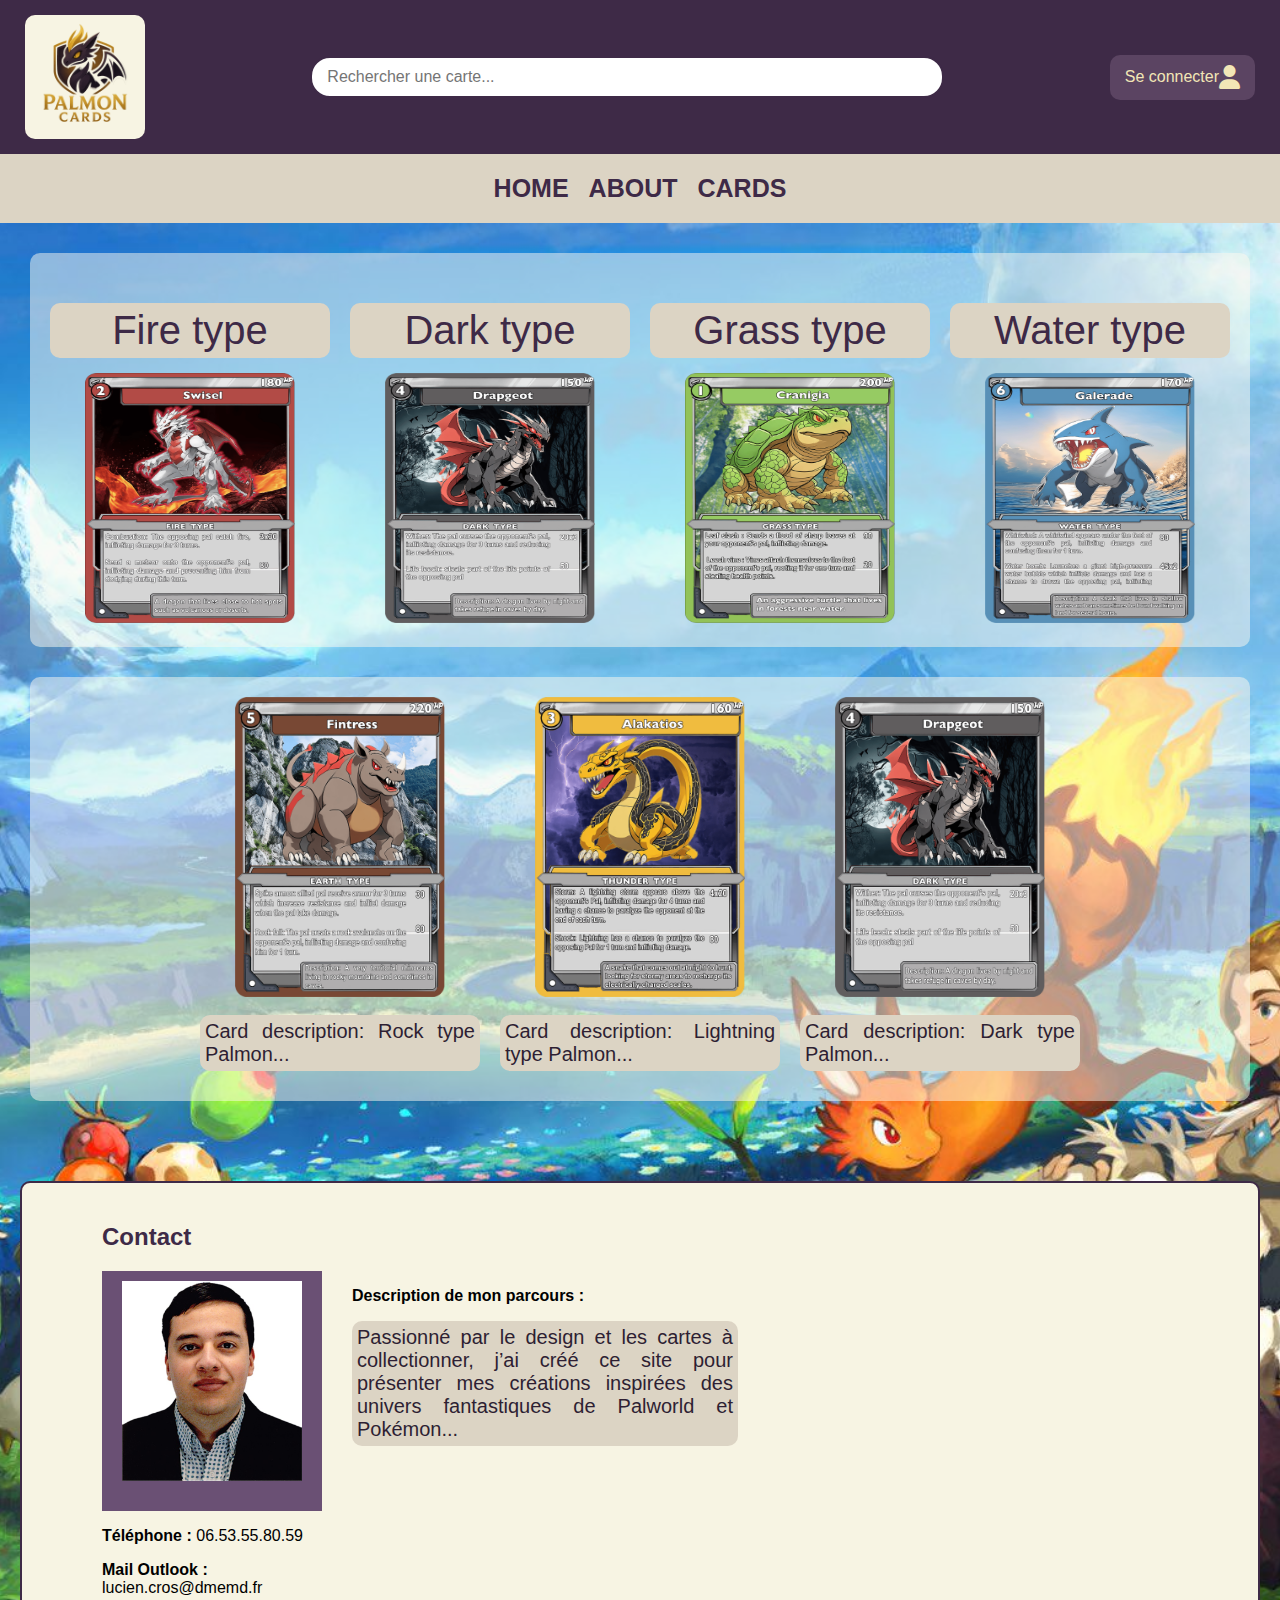
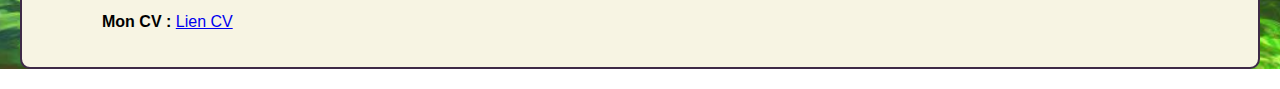
<file: index.html>
<!DOCTYPE html>
<html lang="fr">
<head>
  <meta charset="UTF-8">
  <meta name="viewport" content="width=device-width, initial-scale=1.0">
  <title>Palmon Cards</title>
  <link rel="stylesheet" href="https://cdnjs.cloudflare.com/ajax/libs/font-awesome/6.5.0/css/all.min.css">
  <link rel="stylesheet" href="style.css">
</head>

<body>
  <!---------- HEADER ---------->
  <header class="header">
    <!-- Logo -->
    <div class="logo"> <img src="Images\Palmon logo.png" alt="" style="width: 100%; height: 120px;"></div>

    <!-- Barre de recherche -->
    <div class="search-container">
      <input type="text" placeholder="Rechercher une carte...">
    </div>

    <!-- Bouton de connexion -->
    <div class="signin">
      <span>Se connecter</span>
      <div class="user-icon"><i class="fa-solid fa-user"></i></div>
    </div>
  </header>

  <!-- BARRE DE NAVIGATION -->
  <nav class="navbar">
    <a href="index.html">HOME</a>
    <a href="about.html">ABOUT</a>
    <a href="cards.html">CARDS</a>
  </nav>

  <!--------- SECTION DES CARTES -------->
  <main>

    <section class="cards-section">
      <!-- Ligne du haut avec 4 cartes -->
      <div class="card-row top">
        <div class="card">
          <p class="type">Fire type</p>
          <div class="card-box">
            <img src="Images\CARTE-PALMON-FEU-copie-996x1536.png" alt="" style="width: 100%; height: 250px;">
          </div>
        </div>
        <div class="card">
          <p class="type">Dark type</p>
          <div class="card-box">
            <img src="Images\CARTE-PALMON-TENEBRES-copie-996x1536.png" alt="" style="width: 100%; height: 250px;">
          </div>
        </div>
        <div class="card">
          <p class="type">Grass type</p>
          <div class="card-box">
            <img src="Images\CARTE-PALMON-HERBE-copie-996x1536.png" alt="" style="width: 100%; height: 250px;">
          </div>
        </div>
        <div class="card">
          <p class="type">Water type</p>
          <div class="card-box">
            <img src="Images\CARTE-PALMON-EAU-copie-996x1536.png" alt="" style="width: 100%; height: 250px;">
          </div>
        </div>
      </div>

      <!-- Ligne du bas avec 3 cartes et descriptions -->
      <div class="card-row bottom">
        <div class="card">
          <div class="card-box-large">
            <img src="Images\CARTE-PALMON-TERRE-copie-996x1536.png" alt="" style="width: 100%; height: 300px;">
          </div>
          <p class="desc">
            Card description: Rock type Palmon...
          </p>
        </div>
        <div class="card">
          <div class="card-box large">
            <img src="Images\CARTE-PALMON-FOUDRE-copie-996x1536.png" alt="" style="width: 100%; height: 300px;">
          </div>
          <p class="desc">
            Card description: Lightning type Palmon...
          </p>
        </div>
        <div class="card">
          <div class="card-box large">
            <img src="Images\CARTE-PALMON-TENEBRES-copie-996x1536.png" alt="" style="width: 100%; height: 300px;">
          </div>
          <p class="desc">
            Card description: Dark type Palmon...
          </p>
        </div>
      </div>
    </section>


    <!------ SECTION CONTACT ------>
    <section class="contact-section">
      <h2>Contact</h2>

      <div class="contact-content">
        <!-- Partie gauche -->
        <div class="contact-left">
          <div class="photo">
            <img src="Images\photo profil.jpg" alt="" style="width: 180px; height: 200px;">
        </div>
          <p><strong>Téléphone :</strong> 06.53.55.80.59</p>
          
          <p><strong>Mail Outlook :</strong> lucien.cros@dmemd.fr </p>
          <p><strong>Mon CV :</strong> <a href="https://lucien-cros.fr/cv" target="_blank" >Lien CV</a> </p>
        </div>

        <!-- Partie droite -->
        <div class="contact-right">
          <p><strong>Description de mon parcours :</strong></p>
          <p class="desc">
            Passionné par le design et les cartes à collectionner, j’ai créé ce site
            pour présenter mes créations inspirées des univers fantastiques de Palworld et Pokémon...
          </p>
        </div>
      </div>
    </section>
  </main>
</body>
</html>
</file>
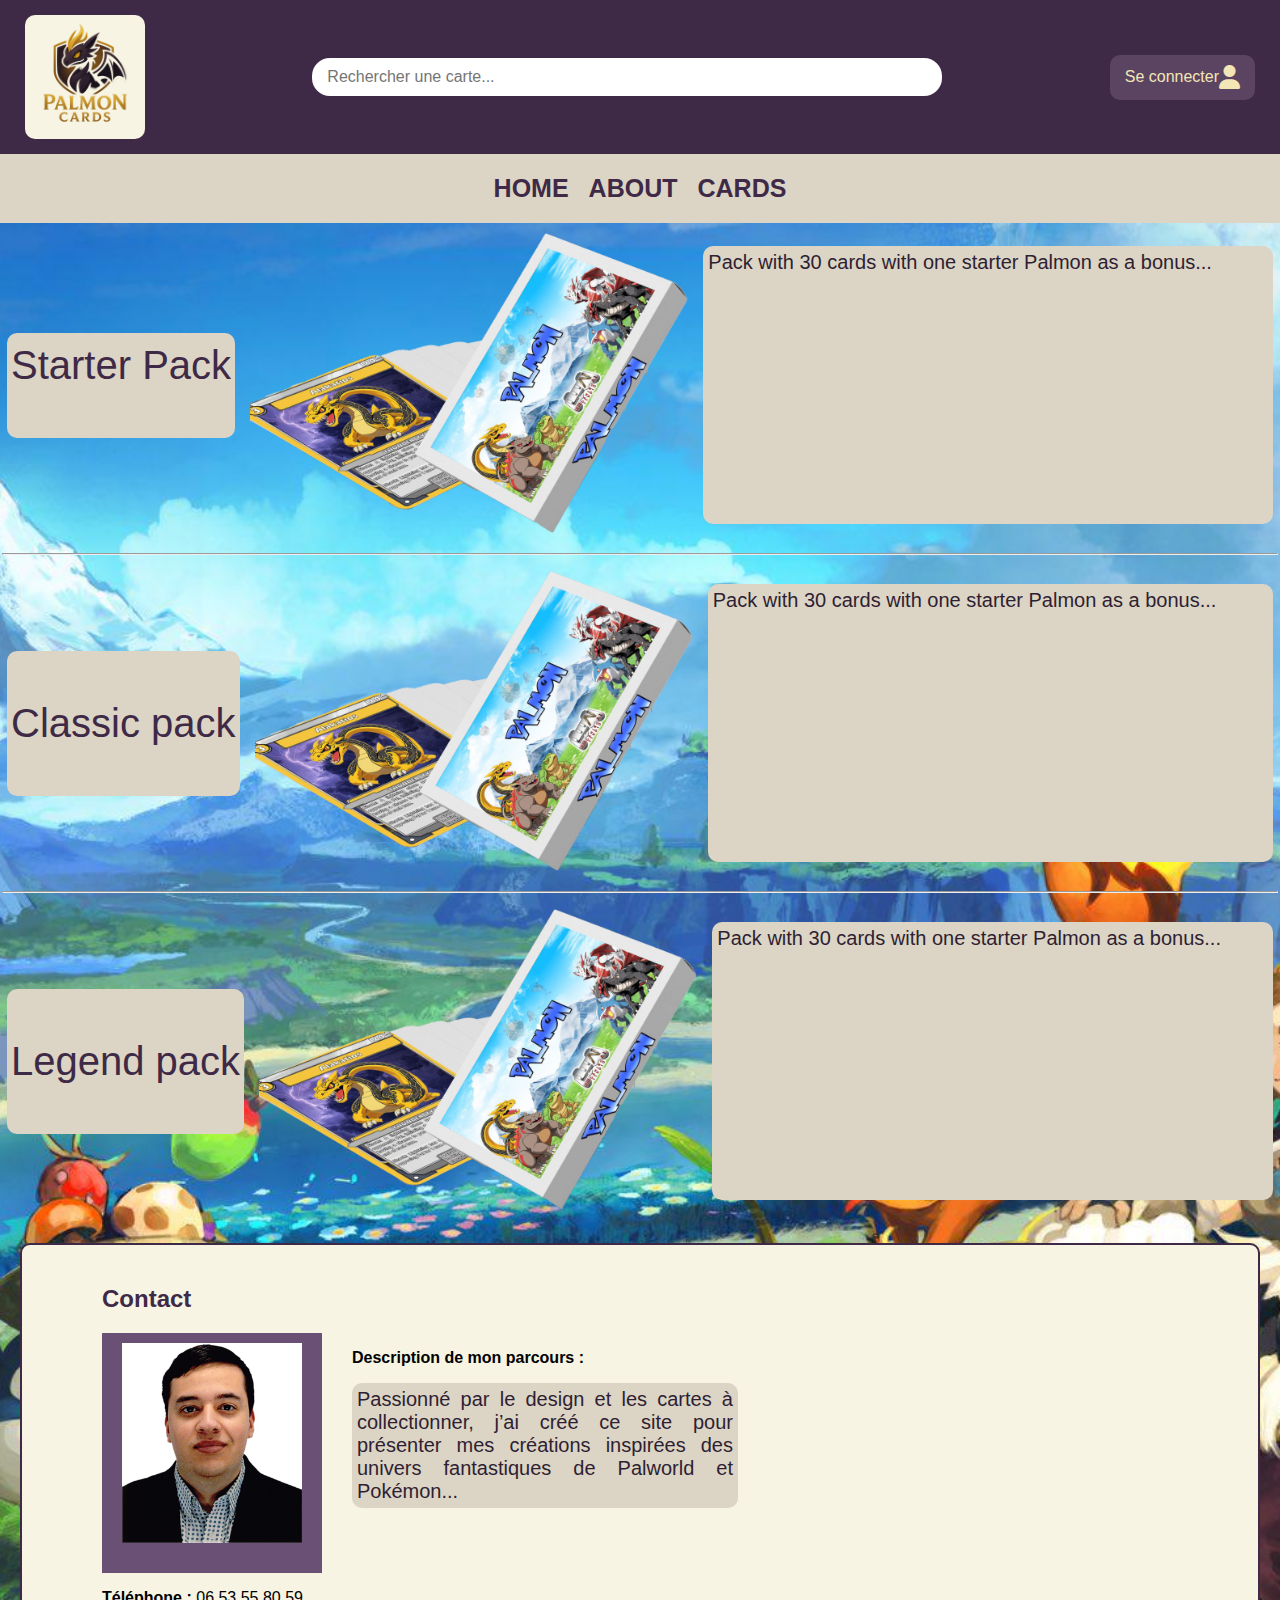
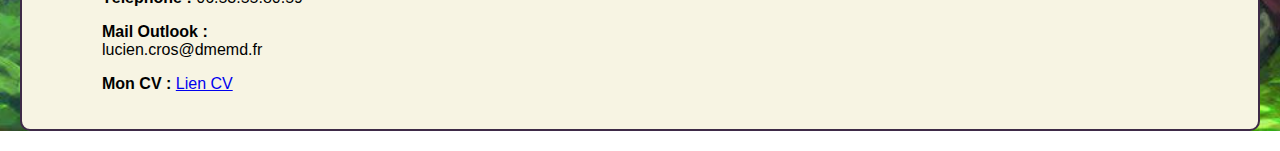
<file: cards.html>
<!DOCTYPE html>
<html lang="fr">
<head>
  <meta charset="UTF-8">
  <meta name="viewport" content="width=device-width, initial-scale=1.0">
  <title>Palmon Cards</title>
  <link rel="stylesheet" href="https://cdnjs.cloudflare.com/ajax/libs/font-awesome/6.5.0/css/all.min.css">
  <link rel="stylesheet" href="style.css">
</head>

<body>
  <!---------- HEADER ---------->
  <header class="header">

    <!-- Logo -->
    <div class="logo"> <img src="Images\Palmon logo.png" alt="" style="width: 100%; height: 120px;"></div>

    <!-- Barre de recherche -->
    <div class="search-container">
        <input type="text" placeholder="Rechercher une carte...">
    </div>

    <!-- Bouton de connexion -->
    <div class="signin">
        <span>Se connecter</span>
        <div class="user-icon"><i class="fa-solid fa-user"></i></div>
    </div>
    </header>

    <!-- BARRE DE NAVIGATION -->
    <nav class="navbar">
        <a href="index.html">HOME</a>
        <a href="about.html">ABOUT</a>
        <a href="cards.html">CARDS</a>
    </nav>
    <!--------MAIN-------->
  <main>
  <!----Section pack de cartes---->
  <section class="cards-pack">
    <div class="pack-row">

      <!--Premier pack de carte-->
      <div class="pack">
        <div class="pack-name"> 
          <pc class="starter">Starter Pack</p>
        </div>
        <div class="pack-img">
          <img src="Images\Deck.png" alt="" style="width: 100%; height: 300px;">
        </div>
          <p class="description-pack">
            Pack with 30 cards with one starter Palmon as a bonus...
          </p>
        </div>
          <hr>

          <!--Deuxième pack de carte-->
        <div class="pack">
          <div class="pack-name"> 
            <p class="classique">Classic pack</p>
        </div>
          <div class="pack-img">
            <img src="Images\Deck.png" alt="" style="width: 100%; height: 300px;">
          </div>
            <p class="description-pack">
              Pack with 30 cards with one starter Palmon as a bonus...
            </p>
          </div>
            <hr>

            <!--Troisième pack de carte-->
          <div class="pack">
          <div class="pack-name"> 
            <p class="legendary">Legend pack</p>
          </div>
            <div class="pack-img">
              <img src="Images\Deck.png" alt="" style="width: 100%; height: 300px;">
            </div>
              <p class="description-pack">
                Pack with 30 cards with one starter Palmon as a bonus...
              </p>
          </div>
    </div>
  </section>

    <!------ SECTION CONTACT ------>
    <section class="contact-section">
      <h2>Contact</h2>

      <div class="contact-content">
        <!-- Partie gauche -->
        <div class="contact-left">
          <div class="photo">
            <img src="Images\photo profil.jpg" alt="" style="width: 180px; height: 200px;">
        </div>
          <p><strong>Téléphone :</strong> 06.53.55.80.59</p>
          
          <p><strong>Mail Outlook :</strong> lucien.cros@dmemd.fr </p>
          <p><strong>Mon CV :</strong> <a href="https://lucien-cros.fr/cv" target="_blank" >Lien CV</a> </p>
        </div>

        <!-- Partie droite -->
        <div class="contact-right">
          <p><strong>Description de mon parcours :</strong></p>
          <p class="desc">
            Passionné par le design et les cartes à collectionner, j’ai créé ce site
            pour présenter mes créations inspirées des univers fantastiques de Palworld et Pokémon...
          </p>
        </div>
      </div>
    </section>

    </main>
</file>
<file: style.css>
body {
    margin: 0;
    padding: 0;
    box-sizing: border-box;
    font-family: 'Georgia', sans-serif;
}

/* ======== HEADER ======== */
.header {
    background-color: #3e2a47;
    color: #f2e6b6;
    display: flex;
    align-items: center;
    justify-content: space-between; /* Espacement entre logo, recherche et bouton */
    padding: 15px 25px;
    flex-wrap: wrap;
}

/* Logo */
.logo {
    background-color: #f7f4e3;
    color: #3e2a47;
    border-radius: 10px;
    font-weight: bold;
    text-align: center;
}

/* Barre de recherche */
.search-container input {
    width: 600px;
    max-width: 100%; /* S’adapte à la largeur de l’écran */
    padding: 10px 15px;
    border-radius: 20px;
    border: 2px solid #3e2a47;
    outline: none;
    font-size: 16px;
}

/* Bouton Sign In */
.signin {
    display: flex;
    align-items: center;
    cursor: pointer;
    background-color: #5b4462;
    padding: 10px 15px;
    border-radius: 10px;
    transition: 0.3s;
}

/* Bouton Sign In Icone*/
.user-icon i {
    font-size: 24px;
    color: #f2e6b6;
}

.signin:hover {
    background-color: #6a5074;
}

/* -------- BARRE DE NAVIGATION -------- */
.navbar {
    background-color: #dcd4c4;
    display: flex;
    justify-content: center;
    padding: 10px 0;
}

.navbar a {
    text-decoration: none;
    color: #3e2a47;
    font-weight: bold;
    font-size: 25px;
    transition: 0.2s;
    padding: 10px;
}

.navbar a:hover {
    color: #7e6090;
}

/* ------- SECTION CARTES ------- */
.cards-section {
    padding: 30px;
}

/* Ligne de cartes */
.card-row {
    display: flex;
    justify-content: center;
    flex-wrap: wrap;
    margin-bottom: 30px;
    background-color: rgba(253, 250, 240, 0.5);
    border-radius: 10px;
}

/* Carte individuelle */
.card {
    text-align: center;
    width: 280px;
    padding: 10px;
}

/* Type de carte */
.type {
    font-size: 40px;
    margin-bottom: 5px;
    color: #3e2a47;
    background-color: #dcd4c4;
    border-radius: 10px;
    padding: 5px;
}

/* Boîte représentant la carte */
.card-box {
    padding: 10px 35px 10px;
    border-radius: 10px;
    transition: transform 0.3s;
    max-width: 100%;
    height: auto;
}

.card-box:hover {
    transform: scale(1.15);
}

.card-box-large {
    padding: 10px 35px 10px;
    border-radius: 10px;
    transition: transform 0.3s;
    max-width: 100%;
    height: auto;
}

.card-box-large:hover {
    transform: scale(1.15);
}


/* Description sous les cartes et packs */
.desc {
    margin-top: 4px;
    font-size: 20px;
    text-align: justify;
    color: #2e1f33;
    background-color: #dcd4c4;
    border-radius: 10px;
    padding: 5px;
}

/* --------- SECTION CONTACT ------- */
.contact-section {
    border: 2px solid #3e2a47;
    background-color: #f7f4e3;
    padding: 20px;
    padding-left: 80px;
    margin: 20px;
    border-radius: 10px;
}

.contact-section h2 {
    color: #3e2a47;
    margin-bottom: 20px;
}

.contact-content {
    display: flex;
    flex-wrap: wrap;
    padding-right: 500px;
}

/* Partie gauche (photo et infos) */
.contact-left {
    flex: 1;
    min-width: 250px;
}

.photo {
    background-color: #6a5074;
    color: #f7f4e3;
    text-align: center;
    padding: 10px 0;
    border-radius: px;
    margin-bottom: 10px;
    width: 220px;
    height: 220px;
}

/* Partie droite (description) */
.contact-right {
    flex: 2;
    min-width: 250px;
}

/* --------- RESPONSIVE -------- */
@media (max-width: 768px) {
  .header {
    flex-direction: column;
    align-items: center;
  }

  .navbar {
    flex-direction: column;
  }

  .card-row {
    flex-direction: column;
    align-items: center;
  }

  .contact-content {
    flex-direction: column;
  }
}

/* --------- cards.html page --------- */


/* Page de présentation pack */
.cards-pack {
    padding: 2px;
}

/* Pack en haut de la page */
.pack-row-top {
    display: flex;
    justify-content: center;
    flex-wrap: wrap; /* Permet de passer à la ligne si trop de cartes */
    margin-bottom: 10px;
}

/* Pack individuel */
.pack {
    width: 280px;
    display: flex;
    width: 100%;
    height: 320px;
    align-items: center;
}

/* Nom de chaque pack */
.pack-name {
    font-size: 40px;
    margin-bottom: 5px;
    color: #3e2a47;
    background-color: #dcd4c4;
    border-radius: 10px;
    padding: 10px 4px;
    text-align: center;
    margin: 5px;
    
}

/* Image de chaque pack */
.pack-img {
    padding: 10px 10px 10px;
    border-radius: 10px;
    transition: transform 0.3s;
    max-width: 100%;
    height: auto;
    min-width: 300px;
}

.pack-img:hover {
    transform: scale(1.1);
}

/* Description de chaque pack */
.description-pack {
    margin-top: 4px;
    font-size: 20px;
    text-align: justify;
    color: #2e1f33;
    background-color: #dcd4c4;
    border-radius: 10px;
    padding: 5px;
    flex: 1;
    min-width: 240px;
    padding-bottom: 250px;
    margin: 5px;
}

/* Séparateur */
hr {
    color: black;
    align-items: center;
}

/* ------- RESPONSIVE -------- */
@media (max-width: 768px) {
    .header {
        flex-direction: column;
        align-items: center;
    }

    .navbar {
        flex-direction: column;
    }

    .pack-row {
        flex-direction: column;
        align-items: center;
    }
    .description-pack {
        font-size: 14px;
    }
}

/* ======== Background ======== */

main {
    background-image: url(Images/fond-palworld.jpeg);
    background-size: cover;
    background-repeat: no-repeat;
    background-position: center;
    height: 40%;
    margin: 0;
    }

/* ======== about.html page ======== */

.about-section {
    border-radius: 10px;
}

.company {
    display: flex;
    justify-content: center;
    flex-wrap: wrap;
    margin-bottom: 30px;
    background-color: rgba(253, 250, 240, 0.5);
    border-radius: 10px;
    display: flex;
    flex-wrap: wrap;
    margin: 20px;
}

.company-desc {
    margin-top: 4px;
    font-size: 20px;
    text-align: justify;
    color: #2e1f33;
    background-color: #dcd4c4;
    border-radius: 10px;
    padding: 5px;
    display: flex;
    flex-wrap: wrap;
    flex: 1;
    margin: 15px;
}

.img-company {
    padding: 10px 35px 10px;
    border-radius: 10px;
    transition: transform 0.3s;
    max-width: 100%;
    height: auto;
    display: flex;
    flex-wrap: wrap;
}

.educational-background {
    display: flex;
    justify-content: center;
    flex-wrap: wrap;
    margin-bottom: 30px;
    background-color: rgba(253, 250, 240, 0.5);
    border-radius: 10px;
    height: auto;
    display: flex;
    flex-wrap: wrap;
    margin: 20px;
}

.edu-desc {
    margin-top: 4px;
    font-size: 20px;
    text-align: justify;
    color: #2e1f33;
    background-color: #dcd4c4;
    border-radius: 10px;
    padding: 5px;
    height: auto;
    display: flex;
    flex-wrap: wrap;
    flex: 1;
}

.img-edu {
    padding: 10px 35px 10px;
    border-radius: 10px;
    transition: transform 0.3s;
    max-width: 100%;
    height: auto;
    display: flex;
    flex-wrap: wrap;
}

.titre-company {
    margin-top: 4px;
    font-size: 30px;
    text-align: justify;
    color: #2e1f33;
    background-color: #dcd4c4;
    border-radius: 10px;
    padding: 5px 50px;
    max-width: 100%;
    height: auto;
    display: flex;
    flex-wrap: wrap;
    margin-right: 1200px;
    margin-left: 30px;
    margin-top: 10px;

}

.titre-edu {
    margin-top: 4px;
    font-size: 30px;
    text-align: justify;
    color: #2e1f33;
    background-color: #dcd4c4;
    border-radius: 10px;
    padding: 5px 50px;
    max-width: 100%;
    height: auto;
    display: flex;
    flex-wrap: wrap;
    margin-right: 1130px;
    margin-left: 30px;
    margin-top: 10px;

}
</file>
